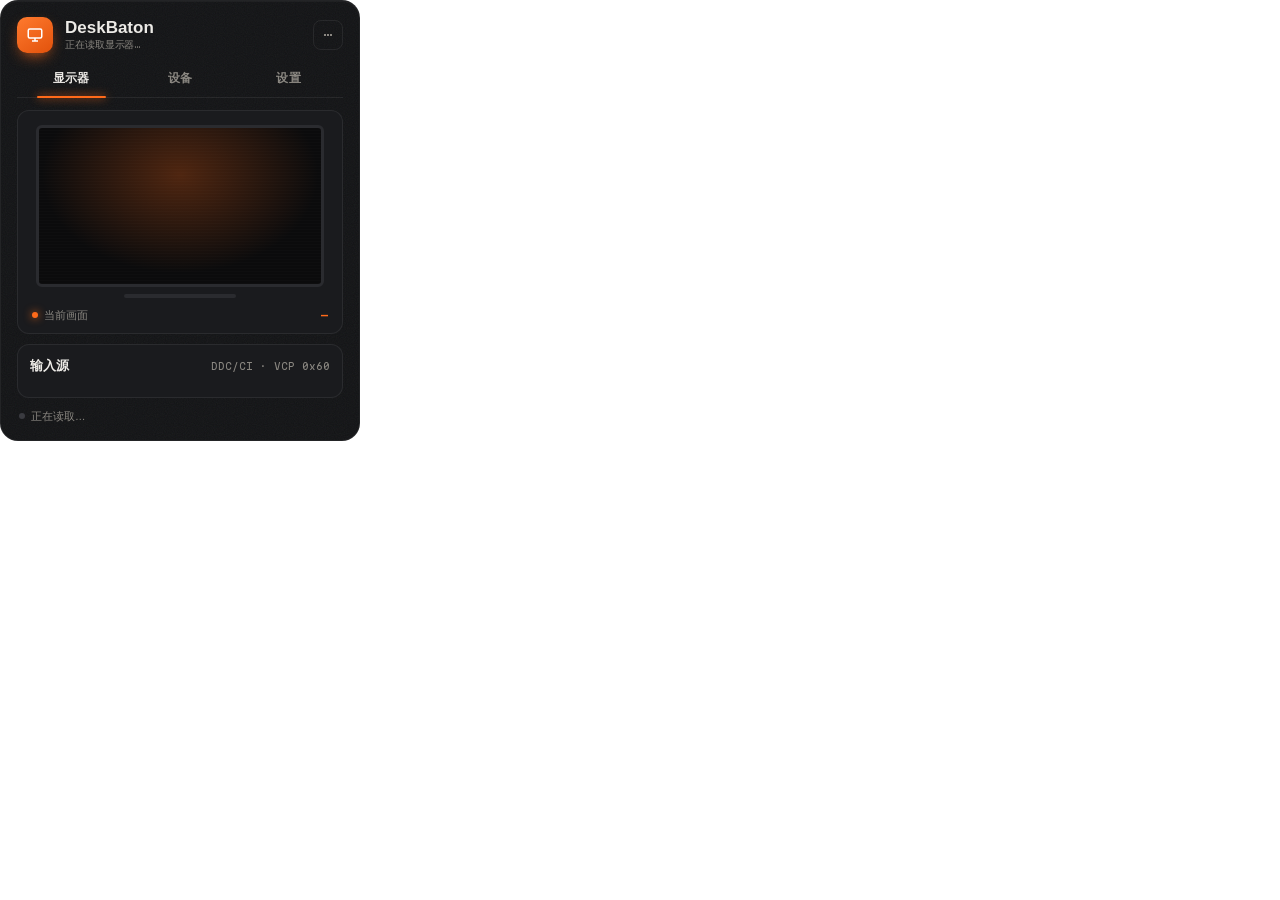
<file: crates/baton-gui/ui/index.html>
<!doctype html>
<html lang="zh-CN">
<head>
  <meta charset="utf-8">
  <title>DeskBaton</title>
  <link rel="stylesheet" href="style.css">
  <script type="module" src="main.js"></script>
</head>
<body>
  <main class="panel" id="panel">
    <header class="head">
      <div class="logo" aria-hidden="true">
        <svg viewBox="0 0 24 24"><rect x="3" y="4" width="18" height="12" rx="2"/><path d="M8 20h8M12 16v4"/></svg>
      </div>
      <div class="title">
        <b id="name">DeskBaton</b>
        <small id="subtitle">正在读取显示器…</small>
      </div>
      <button class="more" id="more" aria-label="更多" aria-haspopup="menu">⋯</button>
      <div class="menu" id="menu" role="menu" hidden></div>
    </header>
    <div class="menu ctx" id="ctx-menu" role="menu" hidden></div>

    <nav class="tabs" id="tabs" role="tablist" aria-label="面板分页">
      <button type="button" role="tab" id="tab-handoff" aria-controls="pane-handoff" aria-selected="true" data-tab="handoff">显示器</button>
      <button type="button" role="tab" id="tab-devices" aria-controls="pane-devices" aria-selected="false" data-tab="devices">设备</button>
      <button type="button" role="tab" id="tab-local" aria-controls="pane-local" aria-selected="false" data-tab="local">设置</button>
    </nav>

    <section class="transfers" id="transfers" aria-live="polite" hidden></section>

    <div class="panes">
      <div class="pane" id="pane-handoff" role="tabpanel" aria-labelledby="tab-handoff" data-pane="handoff">
        <section class="screen">
          <div class="bezel" id="bezel">
            <div>
              <div class="res" id="res"></div>
              <div class="sub" id="screen-sub"></div>
            </div>
          </div>
          <div class="stand"></div>
          <div class="now" id="now"><span>当前画面</span><b id="now-label">—</b></div>
        </section>

        <section class="card">
          <h3><span id="ports-title">输入源</span> <small id="ports-sub">DDC/CI · VCP 0x60</small></h3>
          <div class="ports" id="ports"></div>
        </section>

        <section class="card levels" id="levels" hidden>
          <h3>亮度与声音</h3>
          <div class="level-rows" id="level-rows"></div>
        </section>
      </div>

      <div class="pane" id="pane-devices" role="tabpanel" aria-labelledby="tab-devices" data-pane="devices" hidden>
        <section class="card devices">
          <h3>局域网 <small id="devices-sub">正在读取…</small></h3>
          <div id="pairing"></div>
          <div class="device-list" id="device-list"></div>
        </section>
      </div>

      <div class="pane" id="pane-local" role="tabpanel" aria-labelledby="tab-local" data-pane="local" hidden>
        <section class="card prefs">
          <label class="pref">
            <span>名称</span>
            <input id="pref-name" type="text" spellcheck="false" autocomplete="off">
          </label>
          <div class="pref">
            <span>切换热键</span>
            <button type="button" class="hotkey" id="pref-hotkey"></button>
          </div>
          <label class="pref">
            <span>开机自启</span>
            <input id="pref-autostart" type="checkbox">
          </label>
          <label class="pref">
            <span>通知</span>
            <input id="pref-notify" type="checkbox">
          </label>
          <label class="pref">
            <span>剪贴板</span>
            <input id="pref-clipboard" type="checkbox">
          </label>
          <label class="pref">
            <span>自动接收文件</span>
            <input id="pref-auto-accept" type="checkbox">
          </label>
          <div class="pref">
            <span>接收位置</span>
            <span class="pref-actions">
              <button type="button" class="btn path" id="pref-receive-dir">下载</button>
            </span>
          </div>
          <div class="pref" id="pref-update-row">
            <span>版本</span>
            <button type="button" class="btn" id="pref-update">检查更新</button>
          </div>
        </section>
      </div>
    </div>

    <footer class="foot">
      <span class="status" id="status" data-tone="idle">正在读取…</span>
      <span id="version"></span>
    </footer>
  </main>
</body>
</html>
</file>
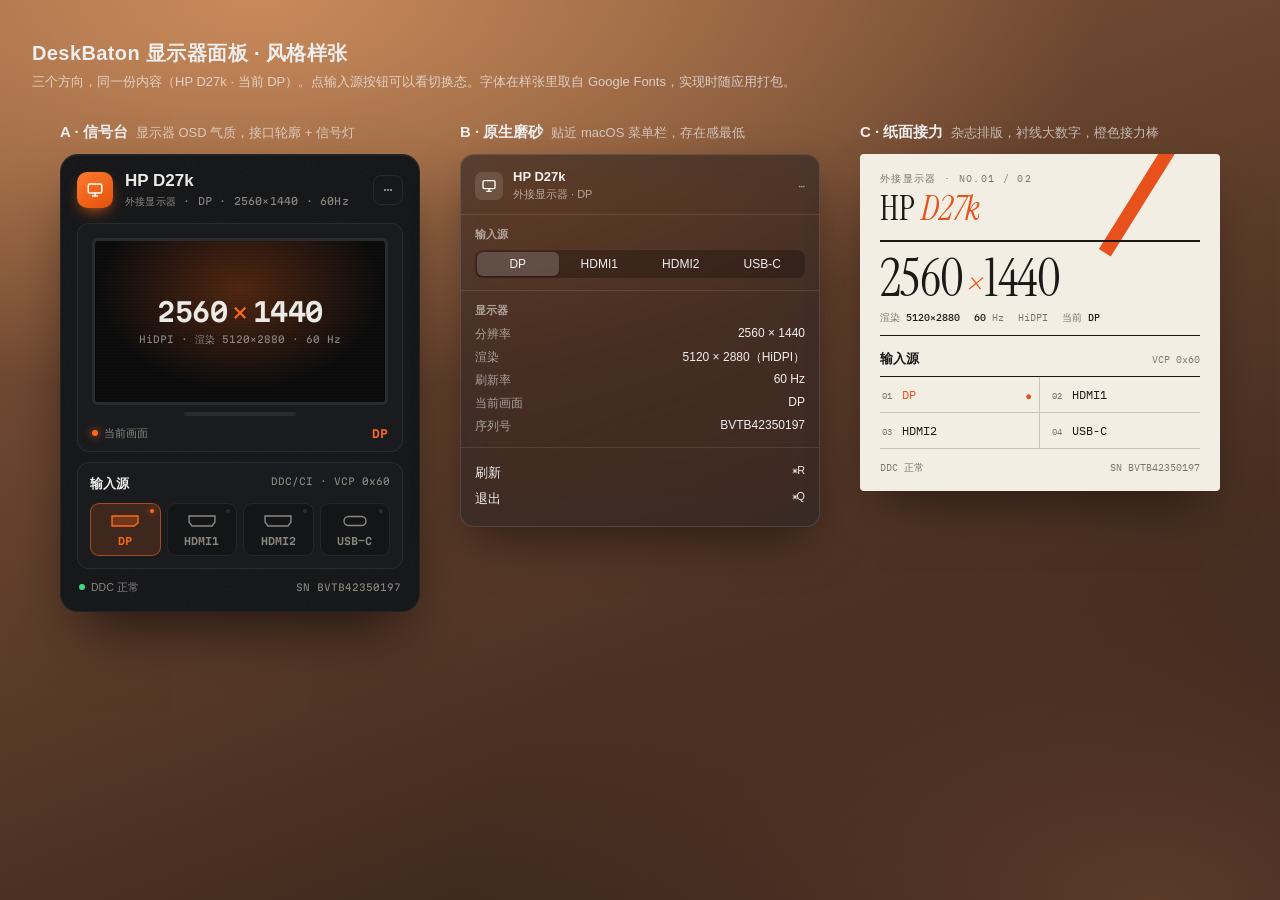
<file: docs/superpowers/specs/assets/2026-10-16-display-panel-styles.html>
<!doctype html>
<html lang="zh-CN">
<head>
<meta charset="utf-8">
<title>DeskBaton 显示器面板 · 风格样张</title>
<link rel="preconnect" href="https://fonts.googleapis.com">
<link rel="preconnect" href="https://fonts.gstatic.com" crossorigin>
<link href="https://fonts.googleapis.com/css2?family=Martian+Mono:wght@300;400;600&family=Instrument+Serif:ital@0;1&family=IBM+Plex+Mono:wght@400;500&display=swap" rel="stylesheet">
<style>
  * { box-sizing: border-box; margin: 0; padding: 0; }
  body {
    min-height: 100vh;
    font-family: -apple-system, "PingFang SC", "Microsoft YaHei", sans-serif;
    background:
      radial-gradient(120% 80% at 20% 0%, #c98a5a 0%, transparent 55%),
      radial-gradient(90% 70% at 90% 100%, #5b3a2a 0%, transparent 60%),
      linear-gradient(160deg, #8a5a3c, #2b1c16);
    color: #eee;
    padding: 40px 32px 64px;
  }
  header.page { max-width: 1240px; margin: 0 auto 32px; }
  header.page h1 { font-size: 20px; font-weight: 600; letter-spacing: .02em; }
  header.page p { opacity: .75; font-size: 13px; margin-top: 6px; }
  .row { display: flex; gap: 40px; justify-content: center; flex-wrap: wrap; align-items: flex-start; }
  .col { width: 360px; }
  .col > .tag { font-size: 13px; margin-bottom: 12px; display: flex; gap: 8px; align-items: baseline; }
  .col > .tag b { font-size: 15px; }
  .col > .tag span { opacity: .7; }

  @keyframes rise { from { opacity: 0; transform: translateY(8px); } to { opacity: 1; transform: none; } }

  /* ================= A · 信号台 ================= */
  .sd {
    --bg: #121315;
    --card: #1a1b1e;
    --line: rgba(255,255,255,.07);
    --ink: #ECEAE6;
    --mute: #8A8781;
    --signal: #FF6A1A;
    --signal-dim: rgba(255,106,26,.16);
    --ok: #3DDC84;
    --mono: "Martian Mono", ui-monospace, monospace;
    position: relative;
    background: var(--bg);
    border: 1px solid var(--line);
    border-radius: 18px;
    padding: 16px;
    color: var(--ink);
    box-shadow: 0 30px 60px -20px rgba(0,0,0,.7), inset 0 1px 0 rgba(255,255,255,.04);
    overflow: hidden;
  }
  .sd::before {
    content: ""; position: absolute; inset: 0; pointer-events: none; opacity: .06;
    background-image: url("data:image/svg+xml;utf8,<svg xmlns='http://www.w3.org/2000/svg' width='120' height='120'><filter id='n'><feTurbulence type='fractalNoise' baseFrequency='.9' numOctaves='2'/></filter><rect width='100%' height='100%' filter='url(%23n)'/></svg>");
  }
  .sd > * { position: relative; animation: rise .5s cubic-bezier(.2,.7,.2,1) both; }
  .sd > *:nth-child(2) { animation-delay: .06s; }
  .sd > *:nth-child(3) { animation-delay: .12s; }
  .sd > *:nth-child(4) { animation-delay: .18s; }
  .sd-head { display: flex; align-items: center; gap: 12px; margin-bottom: 14px; }
  .sd-logo {
    width: 36px; height: 36px; border-radius: 10px; display: grid; place-items: center;
    background: linear-gradient(145deg, #ff7a2e, #e2520c);
    box-shadow: 0 6px 16px -6px var(--signal);
  }
  .sd-title { flex: 1; min-width: 0; }
  .sd-title b { font-size: 17px; font-weight: 600; display: block; }
  .sd-title small { font-family: var(--mono); font-size: 10px; color: var(--mute); letter-spacing: .02em; }
  .sd-more { width: 30px; height: 30px; border-radius: 8px; border: 1px solid var(--line); background: transparent; color: var(--mute); font-size: 16px; cursor: pointer; }
  .sd-more:hover { color: var(--ink); background: rgba(255,255,255,.04); }

  .sd-screen {
    border-radius: 12px; padding: 14px 14px 10px;
    background: var(--card); border: 1px solid var(--line);
  }
  .sd-bezel {
    position: relative; aspect-ratio: 16/9; border-radius: 6px;
    border: 3px solid #2a2b2f; background: #0b0b0c; overflow: hidden;
    display: grid; place-items: center; text-align: center;
  }
  .sd-bezel::before {
    content: ""; position: absolute; inset: 0;
    background: radial-gradient(70% 90% at 50% 30%, rgba(255,106,26,.28), transparent 70%);
    transition: opacity .4s;
  }
  .sd-bezel::after {
    content: ""; position: absolute; inset: 0; opacity: .25;
    background: repeating-linear-gradient(0deg, rgba(255,255,255,.05) 0 1px, transparent 1px 3px);
  }
  .sd-bezel > div { position: relative; }
  .sd-res { font-family: var(--mono); font-size: 26px; font-weight: 600; letter-spacing: -.02em; }
  .sd-res i { font-style: normal; color: var(--signal); font-weight: 300; margin: 0 4px; }
  .sd-sub { font-family: var(--mono); font-size: 9.5px; color: var(--mute); margin-top: 6px; }
  .sd-stand { width: 38%; height: 4px; margin: 7px auto 0; border-radius: 2px; background: #2a2b2f; }
  .sd-now { display: flex; justify-content: space-between; align-items: center; margin-top: 10px; font-size: 11px; color: var(--mute); }
  .sd-now span:first-child::before { content: ""; display: inline-block; width: 6px; height: 6px; border-radius: 50%; background: var(--signal); margin-right: 6px; box-shadow: 0 0 8px var(--signal); vertical-align: 1px; }
  .sd-now b { font-family: var(--mono); color: var(--signal); font-weight: 600; font-size: 11px; }

  .sd-card { margin-top: 10px; border-radius: 12px; padding: 12px; background: var(--card); border: 1px solid var(--line); }
  .sd-card h3 { font-size: 13px; font-weight: 600; display: flex; justify-content: space-between; margin-bottom: 10px; }
  .sd-card h3 small { font-family: var(--mono); font-size: 9.5px; color: var(--mute); font-weight: 400; }
  .sd-ports { display: grid; grid-template-columns: repeat(4, 1fr); gap: 6px; }
  .sd-port {
    position: relative; border-radius: 9px; padding: 10px 0 8px;
    background: #141517; border: 1px solid var(--line); color: var(--mute);
    font-family: var(--mono); font-size: 10px; font-weight: 600; cursor: pointer;
    display: flex; flex-direction: column; align-items: center; gap: 7px;
    transition: border-color .2s, color .2s, background .2s, transform .1s;
  }
  .sd-port:hover { color: var(--ink); border-color: rgba(255,255,255,.16); }
  .sd-port:active { transform: scale(.97); }
  .sd-port svg { width: 30px; height: 14px; fill: none; stroke: currentColor; stroke-width: 1.4; }
  .sd-port .led { position: absolute; top: 5px; right: 6px; width: 4px; height: 4px; border-radius: 50%; background: #2c2d31; transition: .2s; }
  .sd-port.on { color: var(--signal); border-color: rgba(255,106,26,.55); background: var(--signal-dim); }
  .sd-port.on svg { fill: rgba(255,106,26,.25); }
  .sd-port.on .led { background: var(--signal); box-shadow: 0 0 6px var(--signal); }
  .sd-foot { margin-top: 12px; padding: 0 2px; display: flex; justify-content: space-between; font-size: 10.5px; color: var(--mute); }
  .sd-foot span:first-child::before { content: ""; display: inline-block; width: 6px; height: 6px; border-radius: 50%; background: var(--ok); margin-right: 6px; vertical-align: 1px; }
  .sd-foot span:last-child { font-family: var(--mono); font-size: 9.5px; }

  /* ================= B · 原生磨砂 ================= */
  .nf {
    --ink: rgba(255,255,255,.92);
    --mute: rgba(255,255,255,.55);
    --accent: #0A84FF;
    background: rgba(38,38,42,.62);
    -webkit-backdrop-filter: blur(30px) saturate(180%);
    backdrop-filter: blur(30px) saturate(180%);
    border: 1px solid rgba(255,255,255,.12);
    border-radius: 14px; padding: 14px; color: var(--ink);
    font-family: -apple-system, "SF Pro Text", "PingFang SC", sans-serif;
    box-shadow: 0 20px 50px -10px rgba(0,0,0,.5);
  }
  .nf > * { animation: rise .35s ease both; }
  .nf-head { display: flex; gap: 10px; align-items: center; }
  .nf-head .ic { width: 28px; height: 28px; border-radius: 7px; background: rgba(255,255,255,.12); display: grid; place-items: center; }
  .nf-head b { font-size: 13px; font-weight: 600; display: block; }
  .nf-head small { font-size: 11px; color: var(--mute); }
  .nf-head .sp { flex: 1; }
  .nf-sep { height: 1px; background: rgba(255,255,255,.1); margin: 12px -14px; }
  .nf-label { font-size: 11px; font-weight: 600; color: var(--mute); margin-bottom: 8px; }
  .nf-info { display: grid; grid-template-columns: auto 1fr; gap: 6px 14px; font-size: 12px; }
  .nf-info dt { color: var(--mute); }
  .nf-info dd { text-align: right; font-variant-numeric: tabular-nums; }
  .nf-seg { display: flex; padding: 2px; border-radius: 8px; background: rgba(0,0,0,.25); }
  .nf-seg button {
    flex: 1; border: 0; background: transparent; color: var(--ink); font: inherit; font-size: 12px;
    padding: 5px 0; border-radius: 6px; cursor: pointer; transition: background .15s;
  }
  .nf-seg button.on { background: rgba(255,255,255,.18); box-shadow: 0 1px 2px rgba(0,0,0,.3); }
  .nf-item { display: flex; justify-content: space-between; font-size: 13px; padding: 4px 6px; margin: 0 -6px; border-radius: 5px; }
  .nf-item:hover { background: var(--accent); }

  /* ================= C · 纸面接力 ================= */
  .pr {
    --paper: #F3EEE3;
    --ink: #1B1A17;
    --mute: #7C766A;
    --rule: #1B1A17;
    --baton: #E8501C;
    --serif: "Instrument Serif", "Songti SC", serif;
    --mono: "IBM Plex Mono", ui-monospace, monospace;
    position: relative; overflow: hidden;
    background: var(--paper); color: var(--ink);
    border-radius: 4px; padding: 18px 20px 16px;
    box-shadow: 0 24px 50px -18px rgba(0,0,0,.55);
  }
  .pr::after {
    content: ""; position: absolute; top: -20px; right: 34px; width: 14px; height: 140px;
    background: var(--baton); transform: rotate(32deg); transform-origin: top;
  }
  .pr > * { position: relative; z-index: 1; animation: rise .5s ease both; }
  .pr > *:nth-child(2) { animation-delay: .08s; }
  .pr > *:nth-child(3) { animation-delay: .16s; }
  .pr-kicker { font-family: var(--mono); font-size: 9.5px; letter-spacing: .14em; text-transform: uppercase; color: var(--mute); }
  .pr-name { font-family: var(--serif); font-size: 34px; line-height: 1; margin: 6px 0 14px; }
  .pr-name em { color: var(--baton); }
  .pr-hero { border-top: 2px solid var(--rule); border-bottom: 1px solid var(--rule); padding: 12px 0 10px; }
  .pr-res { font-family: var(--serif); font-size: 52px; line-height: .95; letter-spacing: -.01em; font-variant-numeric: lining-nums; }
  .pr-res i { color: var(--baton); font-size: 34px; margin: 0 2px; }
  .pr-meta { display: flex; gap: 14px; margin-top: 8px; font-family: var(--mono); font-size: 10px; color: var(--mute); }
  .pr-meta b { color: var(--ink); font-weight: 500; }
  .pr-sec { display: flex; justify-content: space-between; align-items: baseline; margin: 14px 0 8px; }
  .pr-sec h3 { font-size: 13px; font-weight: 600; }
  .pr-sec small { font-family: var(--mono); font-size: 9.5px; color: var(--mute); }
  .pr-ports { display: grid; grid-template-columns: repeat(2, 1fr); gap: 0; border-top: 1px solid var(--rule); }
  .pr-port {
    display: flex; gap: 10px; align-items: baseline; padding: 10px 2px;
    border: 0; border-bottom: 1px solid rgba(27,26,23,.2); background: transparent; color: var(--ink);
    font-family: var(--mono); font-size: 12px; cursor: pointer; text-align: left; transition: color .2s;
  }
  .pr-port:nth-child(odd) { border-right: 1px solid rgba(27,26,23,.2); }
  .pr-port:nth-child(even) { padding-left: 12px; }
  .pr-port small { font-size: 9px; color: var(--mute); }
  .pr-port.on { color: var(--baton); }
  .pr-port.on::after { content: "●"; margin-left: auto; font-size: 8px; padding-right: 6px; }
  .pr-foot { margin-top: 12px; font-family: var(--mono); font-size: 9.5px; color: var(--mute); display: flex; justify-content: space-between; }
</style>
</head>
<body>
<header class="page">
  <h1>DeskBaton 显示器面板 · 风格样张</h1>
  <p>三个方向，同一份内容（HP D27k · 当前 DP）。点输入源按钮可以看切换态。字体在样张里取自 Google Fonts，实现时随应用打包。</p>
</header>

<div class="row">
  <!-- A -->
  <div class="col">
    <div class="tag"><b>A · 信号台</b><span>显示器 OSD 气质，接口轮廓 + 信号灯</span></div>
    <div class="sd" data-group>
      <div class="sd-head">
        <div class="sd-logo">
          <svg width="18" height="18" viewBox="0 0 24 24" fill="none" stroke="#fff" stroke-width="2"><rect x="3" y="4" width="18" height="12" rx="2"/><path d="M8 20h8M12 16v4"/></svg>
        </div>
        <div class="sd-title"><b>HP D27k</b><small>外接显示器 · <span data-now>DP</span> · 2560×1440 · 60Hz</small></div>
        <button class="sd-more">⋯</button>
      </div>
      <div class="sd-screen">
        <div class="sd-bezel"><div>
          <div class="sd-res">2560<i>×</i>1440</div>
          <div class="sd-sub">HiDPI · 渲染 5120×2880 · 60 Hz</div>
        </div></div>
        <div class="sd-stand"></div>
        <div class="sd-now"><span>当前画面</span><b data-now>DP</b></div>
      </div>
      <div class="sd-card">
        <h3>输入源 <small>DDC/CI · VCP 0x60</small></h3>
        <div class="sd-ports">
          <button class="sd-port on" data-port="DP"><i class="led"></i>
            <svg viewBox="0 0 30 14"><path d="M2 2h26v7l-4 3H2z"/></svg>DP</button>
          <button class="sd-port" data-port="HDMI1"><i class="led"></i>
            <svg viewBox="0 0 30 14"><path d="M2 2h26v6l-3 4H5l-3-4z"/></svg>HDMI1</button>
          <button class="sd-port" data-port="HDMI2"><i class="led"></i>
            <svg viewBox="0 0 30 14"><path d="M2 2h26v6l-3 4H5l-3-4z"/></svg>HDMI2</button>
          <button class="sd-port" data-port="USB-C"><i class="led"></i>
            <svg viewBox="0 0 30 14"><rect x="4" y="2.5" width="22" height="9" rx="4.5"/></svg>USB-C</button>
        </div>
      </div>
      <div class="sd-foot"><span>DDC 正常</span><span>SN BVTB42350197</span></div>
    </div>
  </div>

  <!-- B -->
  <div class="col">
    <div class="tag"><b>B · 原生磨砂</b><span>贴近 macOS 菜单栏，存在感最低</span></div>
    <div class="nf" data-group>
      <div class="nf-head">
        <div class="ic"><svg width="16" height="16" viewBox="0 0 24 24" fill="none" stroke="#fff" stroke-width="2"><rect x="3" y="4" width="18" height="12" rx="2"/><path d="M8 20h8M12 16v4"/></svg></div>
        <div><b>HP D27k</b><small>外接显示器 · <span data-now>DP</span></small></div>
        <div class="sp"></div>
        <small>⋯</small>
      </div>
      <div class="nf-sep"></div>
      <div class="nf-label">输入源</div>
      <div class="nf-seg">
        <button class="on" data-port="DP">DP</button>
        <button data-port="HDMI1">HDMI1</button>
        <button data-port="HDMI2">HDMI2</button>
        <button data-port="USB-C">USB-C</button>
      </div>
      <div class="nf-sep"></div>
      <div class="nf-label">显示器</div>
      <dl class="nf-info">
        <dt>分辨率</dt><dd>2560 × 1440</dd>
        <dt>渲染</dt><dd>5120 × 2880（HiDPI）</dd>
        <dt>刷新率</dt><dd>60 Hz</dd>
        <dt>当前画面</dt><dd data-now>DP</dd>
        <dt>序列号</dt><dd>BVTB42350197</dd>
      </dl>
      <div class="nf-sep"></div>
      <div class="nf-item"><span>刷新</span><small>⌘R</small></div>
      <div class="nf-item"><span>退出</span><small>⌘Q</small></div>
    </div>
  </div>

  <!-- C -->
  <div class="col">
    <div class="tag"><b>C · 纸面接力</b><span>杂志排版，衬线大数字，橙色接力棒</span></div>
    <div class="pr" data-group>
      <div>
        <div class="pr-kicker">外接显示器 · No.01 / 02</div>
        <div class="pr-name">HP <em>D27k</em></div>
      </div>
      <div class="pr-hero">
        <div class="pr-res">2560<i>×</i>1440</div>
        <div class="pr-meta"><span>渲染 <b>5120×2880</b></span><span><b>60</b> Hz</span><span>HiDPI</span><span>当前 <b data-now>DP</b></span></div>
      </div>
      <div>
        <div class="pr-sec"><h3>输入源</h3><small>VCP 0x60</small></div>
        <div class="pr-ports">
          <button class="pr-port on" data-port="DP"><small>01</small>DP</button>
          <button class="pr-port" data-port="HDMI1"><small>02</small>HDMI1</button>
          <button class="pr-port" data-port="HDMI2"><small>03</small>HDMI2</button>
          <button class="pr-port" data-port="USB-C"><small>04</small>USB-C</button>
        </div>
        <div class="pr-foot"><span>DDC 正常</span><span>SN BVTB42350197</span></div>
      </div>
    </div>
  </div>
</div>

<script>
  for (const group of document.querySelectorAll("[data-group]")) {
    group.addEventListener("click", (e) => {
      const btn = e.target.closest("[data-port]");
      if (!btn) return;
      for (const b of group.querySelectorAll("[data-port]")) b.classList.toggle("on", b === btn);
      for (const n of group.querySelectorAll("[data-now]")) n.textContent = btn.dataset.port;
    });
  }
</script>
</body>
</html>
</file>
<file: crates/baton-gui/ui/style.css>
@import url("theme.css");

@font-face {
  font-family: "Martian Mono";
  src: url("fonts/MartianMono-latin.woff2") format("woff2");
  font-weight: 300 600;
  font-display: block;
  unicode-range: U+0000-00FF, U+0131, U+0152-0153, U+02BB-02BC, U+02C6, U+02DA, U+02DC, U+2000-206F,
    U+20AC, U+2122, U+2212, U+2215, U+FEFF, U+FFFD;
}

* { box-sizing: border-box; margin: 0; padding: 0; }

html, body {
  background: transparent;
  color: var(--ink);
  font-family: var(--sans);
  -webkit-font-smoothing: antialiased;
  user-select: none;
  -webkit-user-select: none;
  cursor: default;
  overflow: hidden;
}

button { font: inherit; color: inherit; }

/* ---------- 面板 ---------- */

.panel {
  position: relative;
  width: var(--panel-width);
  padding: 16px;
  background: var(--bg);
  border: 1px solid var(--line);
  border-radius: var(--radius-shell);
  box-shadow: inset 0 1px 0 var(--hover);
  overflow: hidden;
}

.panel::before {
  content: "";
  position: absolute;
  inset: 0;
  pointer-events: none;
  opacity: 0.06;
  background-image: url("data:image/svg+xml;utf8,<svg xmlns='http://www.w3.org/2000/svg' width='120' height='120'><filter id='n'><feTurbulence type='fractalNoise' baseFrequency='.9' numOctaves='2'/></filter><rect width='100%' height='100%' filter='url(%23n)'/></svg>");
}

.panel > * { position: relative; }

@keyframes rise {
  from { opacity: 0; transform: translateY(var(--reveal-shift)); }
  to { opacity: 1; transform: none; }
}

.panel.reveal > * { animation: rise var(--reveal-ms) cubic-bezier(0.2, 0.7, 0.2, 1) both; }
.panel.reveal > :nth-child(2) { animation-delay: 0.06s; }
.panel.reveal > :nth-child(3) { animation-delay: 0.12s; }
.panel.reveal > :nth-child(4) { animation-delay: 0.18s; }

/* ---------- 标题栏 ---------- */

.head {
  display: flex;
  align-items: center;
  gap: 12px;
  margin-bottom: 10px;
  z-index: 2;
}

.logo {
  flex: none;
  width: 36px;
  height: 36px;
  border-radius: 10px;
  display: grid;
  place-items: center;
  background: linear-gradient(145deg, var(--signal-hot), var(--signal-deep));
  box-shadow: 0 6px 16px -6px var(--signal);
}

.logo svg { width: 18px; height: 18px; fill: none; stroke: var(--logo-ink); stroke-width: 2; }

.title { flex: 1; min-width: 0; }
.title b { display: block; font-size: 17px; font-weight: 600; }
.title small {
  display: block;
  font-family: var(--mono);
  font-size: 9.5px;
  color: var(--mute);
  letter-spacing: -0.01em;
  white-space: nowrap;
  overflow: hidden;
  text-overflow: ellipsis;
}

.more {
  flex: none;
  width: 30px;
  height: 30px;
  border-radius: 8px;
  border: 1px solid var(--line);
  background: transparent;
  color: var(--mute);
  font-size: 16px;
  line-height: 1;
}

.more:hover, .more[aria-expanded="true"] { color: var(--ink); background: var(--hover); }

.menu {
  position: absolute;
  top: 40px;
  right: 0;
  min-width: 220px;
  padding: 6px;
  background: var(--menu);
  border: 1px solid var(--line-strong);
  border-radius: var(--radius-card);
  box-shadow: var(--menu-shadow);
}

.menu[hidden] { display: none; }

.menu-label {
  padding: 6px 8px 4px;
  font-size: 10.5px;
  color: var(--mute);
}

.menu button {
  display: flex;
  align-items: baseline;
  gap: 8px;
  width: 100%;
  padding: 7px 8px;
  border: 0;
  border-radius: 7px;
  background: transparent;
  font-size: 12.5px;
  text-align: left;
}

.menu button:hover { background: var(--hover-strong); }
.menu button small { margin-left: auto; font-family: var(--mono); font-size: 9.5px; color: var(--mute); }
.menu button .check { width: 10px; color: var(--signal); }
.menu hr { border: 0; height: 1px; margin: 5px 4px; background: var(--line); }

/* ---------- 分页 ---------- */

.tabs {
  display: grid;
  grid-template-columns: repeat(auto-fit, minmax(0, 1fr));
  margin-bottom: 12px;
  border-bottom: 1px solid var(--line);
}

.tabs button {
  position: relative;
  padding: 7px 0 10px;
  border: 0;
  background: transparent;
  color: var(--mute);
  font-size: 12px;
  font-weight: 600;
  letter-spacing: 0.02em;
  cursor: pointer;
}

.tabs button:hover { color: var(--ink); }

.tabs button[aria-selected="true"] { color: var(--ink); }

.tabs button[aria-selected="true"]::after {
  content: "";
  position: absolute;
  left: 18%;
  right: 18%;
  bottom: -1px;
  height: 2px;
  border-radius: 1px;
  background: var(--signal);
  box-shadow: 0 0 8px var(--signal);
}

.tabs button[hidden] { display: none; }

.tabs button.mark::before {
  content: "";
  display: inline-block;
  width: 5px;
  height: 5px;
  margin-right: 5px;
  border-radius: 50%;
  background: var(--signal);
  box-shadow: 0 0 6px var(--signal);
  vertical-align: 1px;
}

.panes { position: relative; }

.pane[hidden] { display: none; }

#pane-handoff[hidden] {
  display: block;
  visibility: hidden;
  pointer-events: none;
}

.pane:not(#pane-handoff) {
  position: absolute;
  inset: 0;
  overflow-x: hidden;
  overflow-y: auto;
}

.pane > .card:first-child { margin-top: 0; }

/* ---------- 预览 ---------- */

.screen {
  padding: 14px 14px 10px;
  background: var(--card);
  border: 1px solid var(--line);
  border-radius: var(--radius-card);
}

.bezel {
  position: relative;
  height: 162px;
  max-width: 100%;
  aspect-ratio: 16 / 9;
  margin: 0 auto;
  border: 3px solid var(--bezel);
  border-radius: 6px;
  background: var(--screen);
  overflow: hidden;
  display: grid;
  place-items: center;
  text-align: center;
}

.bezel::before {
  content: "";
  position: absolute;
  inset: 0;
  background: radial-gradient(70% 90% at 50% 30%, var(--signal-glow), transparent 70%);
  transition: opacity 0.4s;
}

.bezel::after {
  content: "";
  position: absolute;
  inset: 0;
  opacity: 0.25;
  background: repeating-linear-gradient(0deg, var(--scanline) 0 1px, transparent 1px 3px);
}

.bezel.dark::before { opacity: 0; }
.bezel > div { position: relative; z-index: 1; padding: 0 8px; }

.res {
  font-family: var(--mono);
  font-size: 26px;
  font-weight: 600;
  letter-spacing: -0.02em;
}

.res i { font-style: normal; font-weight: 300; color: var(--signal); margin: 0 4px; }
.bezel.portrait .res { font-size: 17px; }
.bezel.portrait .res i { display: block; margin: 2px 0; }
.res.unknown { font-size: 14px; font-weight: 400; color: var(--mute); }

.sub {
  margin-top: 6px;
  font-family: var(--mono);
  font-size: 9.5px;
  color: var(--mute);
}

.sub span + span::before { content: " · "; }
.bezel.portrait .sub span { display: block; line-height: 1.5; }
.bezel.portrait .sub span + span::before { content: none; }

.stand { width: 38%; height: 4px; margin: 7px auto 0; border-radius: 2px; background: var(--bezel); }

.now {
  display: flex;
  justify-content: space-between;
  align-items: center;
  margin-top: 10px;
  font-size: 11px;
  color: var(--mute);
}

.now span::before {
  content: "";
  display: inline-block;
  width: 6px;
  height: 6px;
  margin-right: 6px;
  border-radius: 50%;
  vertical-align: 1px;
  background: var(--signal);
  box-shadow: 0 0 8px var(--signal);
  transition: background 0.3s, box-shadow 0.3s;
}

.now b { font-family: var(--mono); font-size: 11px; font-weight: 600; color: var(--signal); }
.now.away span::before { background: var(--led-off); box-shadow: none; }
.now.away b { color: var(--mute); font-family: var(--sans); font-weight: 400; }

/* ---------- 输入源 ---------- */

.card {
  margin-top: 10px;
  padding: 12px;
  background: var(--card);
  border: 1px solid var(--line);
  border-radius: var(--radius-card);
}

.card h3 {
  display: flex;
  justify-content: space-between;
  align-items: baseline;
  margin-bottom: 10px;
  font-size: 13px;
  font-weight: 600;
}

.card h3 small { font-family: var(--mono); font-size: 9.5px; font-weight: 400; color: var(--mute); }

.ports { display: grid; grid-template-columns: repeat(4, 1fr); gap: 6px; }

.ports .empty { grid-column: 1 / -1; padding: 10px 0; font-size: 11px; color: var(--mute); text-align: center; }

.port {
  position: relative;
  display: flex;
  flex-direction: column;
  align-items: center;
  gap: 7px;
  padding: 10px 0 8px;
  border: 1px solid var(--line);
  border-radius: var(--radius-port);
  background: var(--card-inset);
  color: var(--mute);
  font-family: var(--mono);
  font-size: 10px;
  font-weight: 600;
  transition: border-color 0.2s, color 0.2s, background 0.2s, transform 0.1s;
}

.port:not(:disabled):hover { color: var(--ink); border-color: var(--line-hover); }
.port:not(:disabled):active { transform: scale(0.97); }
.port:disabled { opacity: 0.45; }
.port.on:disabled, .port.pending:disabled { opacity: 1; }

.port svg { width: 30px; height: 14px; fill: none; stroke: currentColor; stroke-width: 1.4; }

.port .owner {
  display: flex;
  flex-direction: column;
  align-items: center;
  gap: 1px;
  width: 100%;
  margin-top: -3px;
  padding: 0 5px;
  font-family: var(--sans);
  font-size: 9px;
  line-height: 1.3;
}

.port .owner b, .port .owner small {
  max-width: 100%;
  overflow: hidden;
  text-overflow: ellipsis;
  white-space: nowrap;
}

.port .owner b { font-weight: 600; }
.port .owner small { font-size: 9px; opacity: 0.7; }

.port .led {
  position: absolute;
  top: 5px;
  right: 6px;
  width: 4px;
  height: 4px;
  border-radius: 50%;
  background: var(--led-port);
  transition: background 0.2s, box-shadow 0.2s;
}

.port .tag {
  position: absolute;
  top: 3px;
  left: 6px;
  font-family: var(--sans);
  font-size: 8.5px;
  font-weight: 400;
}

.port.on { color: var(--signal); border-color: var(--signal-line); background: var(--signal-dim); }
.port.on svg { fill: var(--signal-fill); }
.port.on .led { background: var(--signal); box-shadow: 0 0 6px var(--signal); }

@keyframes blink { 50% { opacity: 0.15; } }

.ports.computers { grid-template-columns: repeat(2, 1fr); }

.port .name {
  max-width: 100%;
  padding: 0 8px;
  overflow: hidden;
  font-size: 10.5px;
  font-weight: 600;
  text-overflow: ellipsis;
  white-space: nowrap;
}

.port.pending { color: var(--ink); border-color: var(--signal-pending); }
.port.pending .led { background: var(--signal); box-shadow: 0 0 6px var(--signal); animation: blink 1s infinite; }

/* ---------- 亮度与声音 ---------- */

/* 各行共用列宽，两条滑条等长。 */
.level-rows {
  display: grid;
  grid-template-columns: auto 1fr auto auto auto;
  align-items: center;
  gap: 8px;
  font-size: 12px;
}

.level-rows .empty { grid-column: 1 / -1; padding: 4px 0; font-size: 11px; color: var(--mute); text-align: center; }
.level-rows .empty.err { color: var(--err-ink); text-align: left; overflow-wrap: anywhere; }

.levels.off h3 { color: var(--mute); }

.level { display: contents; }

.level .name { grid-column: 1; min-height: 26px; line-height: 26px; color: var(--ink); }
.level .none { grid-column: 2 / 5; font-size: 11px; color: var(--mute); }

.level .value {
  min-width: 22px;
  font-family: var(--mono);
  font-size: 11px;
  font-weight: 600;
  text-align: right;
}

.level .src {
  font-family: var(--mono);
  font-size: 9.5px;
  color: var(--mute);
}

.level .mute { grid-column: 5; min-height: 22px; padding: 0 8px; font-size: 10.5px; }

.level input[type="range"] {
  --fill: 0%;
  width: 100%;
  min-width: 0;
  height: 4px;
  margin: 0;
  appearance: none;
  -webkit-appearance: none;
  border-radius: 2px;
  background: linear-gradient(to right, var(--ink) var(--fill), var(--bezel) var(--fill));
  cursor: pointer;
}

.level input[type="range"]::-webkit-slider-thumb {
  -webkit-appearance: none;
  width: 12px;
  height: 12px;
  border-radius: 50%;
  background: var(--ink);
  border: none;
}

.level input[type="range"]::-moz-range-thumb {
  width: 12px;
  height: 12px;
  border-radius: 50%;
  background: var(--ink);
  border: none;
}

.level input[type="range"]:focus-visible { outline: 1px solid var(--line-focus); outline-offset: 4px; }

/* ---------- 设备 ---------- */

.btn {
  flex: none;
  display: inline-flex;
  align-items: center;
  justify-content: center;
  min-height: 26px;
  padding: 0 10px;
  border: 1px solid var(--line-strong);
  border-radius: 7px;
  background: var(--bezel);
  color: var(--ink);
  font-size: 11px;
  font-weight: 600;
  letter-spacing: 0.02em;
  cursor: pointer;
  transition: border-color 0.15s, background 0.15s, color 0.15s, transform 0.1s;
}

.btn:not(:disabled):hover { background: var(--led-port); border-color: var(--line-hover); }
.btn:not(:disabled):active { transform: scale(0.97); }
.btn:disabled { opacity: 0.45; cursor: default; }
.btn.primary {
  border-color: var(--ok-line);
  color: var(--ok);
  background: var(--ok-wash);
}
.btn.primary:not(:disabled):hover { background: var(--ok-dim); }
.btn.ghost {
  border-color: transparent;
  background: transparent;
  color: var(--mute);
  font-weight: 500;
}
.btn.ghost:not(:disabled):hover {
  background: var(--hover);
  border-color: var(--line-hover);
  color: var(--ink);
}
.btn.ghost.danger, .btn.ghost.danger:hover {
  color: var(--err);
  border-color: var(--err-line);
  background: transparent;
}

.pair-request {
  margin-bottom: 8px;
  padding: 10px 12px;
  border: 1px solid var(--line-strong);
  border-radius: 10px;
  background: var(--card-inset);
}

.pair-head { display: flex; justify-content: space-between; align-items: baseline; font-size: 11px; color: var(--mute); }
.pair-head b { color: var(--ink); font-size: 12.5px; font-weight: 600; }

.pair-foot { display: flex; align-items: center; gap: 6px; margin-top: 8px; }
.pair-foot small { flex: 1; min-width: 0; font-size: 10.5px; color: var(--mute); }

/* ---------- 文件快传 ---------- */

.transfers { display: flex; flex-direction: column; margin-bottom: 4px; }
.transfers[hidden] { display: none; }

.transfer .pair-head { gap: 10px; }
.transfer .pair-head span { flex: none; }
.transfer .pair-head b { min-width: 0; white-space: nowrap; overflow: hidden; text-overflow: ellipsis; }
.transfer .pair-foot small { white-space: nowrap; overflow: hidden; text-overflow: ellipsis; }
.transfer .pair-foot.targets { flex-wrap: wrap; }

.transfer {
  border-left-width: 2px;
  border-left-color: var(--line-strong);
}
.transfer.wait { border-left-color: var(--mute); }
.transfer.live { border-left-color: var(--ink); }
.transfer.ok { border-left-color: var(--ok); }
.transfer.err { border-left-color: var(--err); }

.xfer-top { display: flex; align-items: baseline; gap: 8px; }
.xfer-top .kicker {
  flex: none;
  font-family: var(--mono);
  font-size: 9px;
  letter-spacing: 0.08em;
  color: var(--mute);
}
.transfer.live .kicker, .transfer.wait .kicker { color: var(--ink); }
.transfer.ok .kicker { color: var(--ok); }
.transfer.err .kicker { color: var(--err); }
.xfer-top b {
  flex: 1;
  min-width: 0;
  font-size: 13px;
  font-weight: 600;
  white-space: nowrap;
  overflow: hidden;
  text-overflow: ellipsis;
}
.transfer.ok .xfer-top b { color: var(--ok); }
.transfer.err .xfer-top b { color: var(--err); }
.xfer-top .pct {
  flex: none;
  font-family: var(--mono);
  font-size: 12px;
  font-variant-numeric: tabular-nums;
  color: var(--ink);
}
.xfer-close { min-height: 22px; padding: 0 6px; margin-left: 2px; }

.xfer-names, .xfer-meta {
  margin-top: 4px;
  white-space: nowrap;
  overflow: hidden;
  text-overflow: ellipsis;
}
.xfer-names { font-size: 12px; color: var(--ink); }
.xfer-meta { font-family: var(--mono); font-size: 10px; color: var(--mute); }

.xfer-actions {
  display: flex;
  flex-wrap: wrap;
  justify-content: flex-end;
  gap: 6px;
  margin-top: 8px;
}

.transfer .bar {
  height: 3px;
  margin-top: 8px;
  border-radius: 2px;
  background: var(--line);
  overflow: hidden;
}
.transfer .bar i {
  display: block;
  height: 100%;
  background: var(--ink);
  transition: width 0.25s;
}
.transfer.ok .bar i { background: var(--ok); }
.transfer.err .bar i { background: var(--err); }
.transfer .bar.wait i {
  width: 28%;
  background: var(--mute);
  animation: xfer-slide 1.2s ease-in-out infinite;
}
@keyframes xfer-slide {
  from { transform: translateX(-120%); }
  to { transform: translateX(380%); }
}

.menu.ctx { top: 0; right: auto; min-width: 160px; z-index: 10; }

.pref-actions { display: inline-flex; align-items: center; gap: 4px; min-width: 0; max-width: 62%; }
.pref .btn.path {
  min-width: 0;
  overflow: hidden;
  text-overflow: ellipsis;
  white-space: nowrap;
  font-family: var(--mono);
  font-weight: 500;
}

.device-list { display: flex; flex-direction: column; gap: 2px; }
.device-list .empty { padding: 8px 0; font-size: 11px; color: var(--mute); text-align: center; }

.device {
  display: flex;
  align-items: center;
  gap: 10px;
  padding: 7px 2px;
}

.device + .device { border-top: 1px solid var(--line); }

.device .dot {
  flex: none;
  width: 7px;
  height: 7px;
  border-radius: 50%;
  background: var(--led-off);
}

.device.online .dot { background: var(--ok); box-shadow: 0 0 6px var(--ok-glow); }
.device.candidate .dot { background: transparent; border: 1px solid var(--mute); }

.device .who { flex: 1; min-width: 0; }
.device .who b { display: block; font-size: 12.5px; font-weight: 600; white-space: nowrap; overflow: hidden; text-overflow: ellipsis; }
.device .who small {
  display: block;
  font-family: var(--mono);
  font-size: 9.5px;
  color: var(--mute);
  white-space: nowrap;
  overflow: hidden;
  text-overflow: ellipsis;
}

.device .state { flex: none; font-size: 10.5px; color: var(--mute); white-space: nowrap; }
.device.online .state { color: var(--ok); }
.device .state.pending { color: var(--ink); }
.device .btn.ghost { opacity: 0; }
.device:hover .btn.ghost, .device .btn.ghost.danger { opacity: 1; }

/* ---------- 状态行 ---------- */

.foot {
  display: flex;
  justify-content: space-between;
  gap: 12px;
  margin-top: 12px;
  padding: 0 2px;
  font-size: 10.5px;
  color: var(--mute);
}

.status { min-width: 0; overflow: hidden; text-overflow: ellipsis; white-space: nowrap; }

.status::before {
  content: "";
  display: inline-block;
  width: 6px;
  height: 6px;
  margin-right: 6px;
  border-radius: 50%;
  vertical-align: 1px;
  background: var(--led-off);
}

.status[data-tone="ok"]::before { background: var(--ok); }
.status[data-tone="err"]::before { background: var(--err); }
.status[data-tone="err"] { color: var(--err-ink); }

#version { flex: none; font-family: var(--mono); font-size: 9.5px; }

/* ---------- 本机 ---------- */

.prefs { display: flex; flex-direction: column; gap: 8px; }

.soon {
  padding: 22px 16px 18px;
  text-align: center;
}

.soon svg {
  width: 28px;
  height: 28px;
  fill: none;
  stroke: var(--mute);
  stroke-width: 1.5;
  stroke-linecap: round;
}

.soon b {
  display: block;
  margin-top: 10px;
  font-size: 13px;
  font-weight: 600;
}

.soon p {
  margin-top: 6px;
  font-size: 11.5px;
  color: var(--mute);
  line-height: 1.45;
}

.pref[hidden] { display: none; }

.pref {
  display: flex;
  align-items: center;
  justify-content: space-between;
  gap: 12px;
  font-size: 12.5px;
}

.pref span { color: var(--ink); }

.pref input[type="text"], .pref .hotkey {
  flex: 1;
  min-width: 0;
  max-width: 58%;
  padding: 6px 8px;
  border: 1px solid var(--line);
  border-radius: 8px;
  background: var(--card-inset);
  color: var(--ink);
  font-size: 12px;
  text-align: right;
  user-select: text;
  -webkit-user-select: text;
}

.pref input[type="text"] { font-family: var(--sans); outline: none; }
.pref input[type="text"]:focus, .pref .hotkey.recording {
  border-color: var(--line-focus);
}

.pref .hotkey {
  font-family: var(--mono);
  font-size: 10.5px;
  font-weight: 600;
  cursor: pointer;
}

.pref .hotkey.recording { color: var(--mute); font-weight: 400; }

.pref .hotkey:disabled {
  opacity: 0.55;
  cursor: default;
}

.pref .btn { max-width: none; }

.pref input[type="checkbox"] {
  appearance: none;
  width: 32px;
  height: 18px;
  margin: 0;
  border-radius: 9px;
  background: var(--bezel);
  border: 1px solid var(--line);
  position: relative;
  cursor: pointer;
}

.pref input[type="checkbox"]::after {
  content: "";
  position: absolute;
  top: 2px;
  left: 2px;
  width: 12px;
  height: 12px;
  border-radius: 50%;
  background: var(--mute);
  transition: transform 0.15s, background 0.15s;
}

.pref input[type="checkbox"]:checked { background: var(--ok-dim); border-color: var(--ok-line-dim); }
.pref input[type="checkbox"]:checked::after {
  transform: translateX(14px);
  background: var(--ok);
}
</file>
